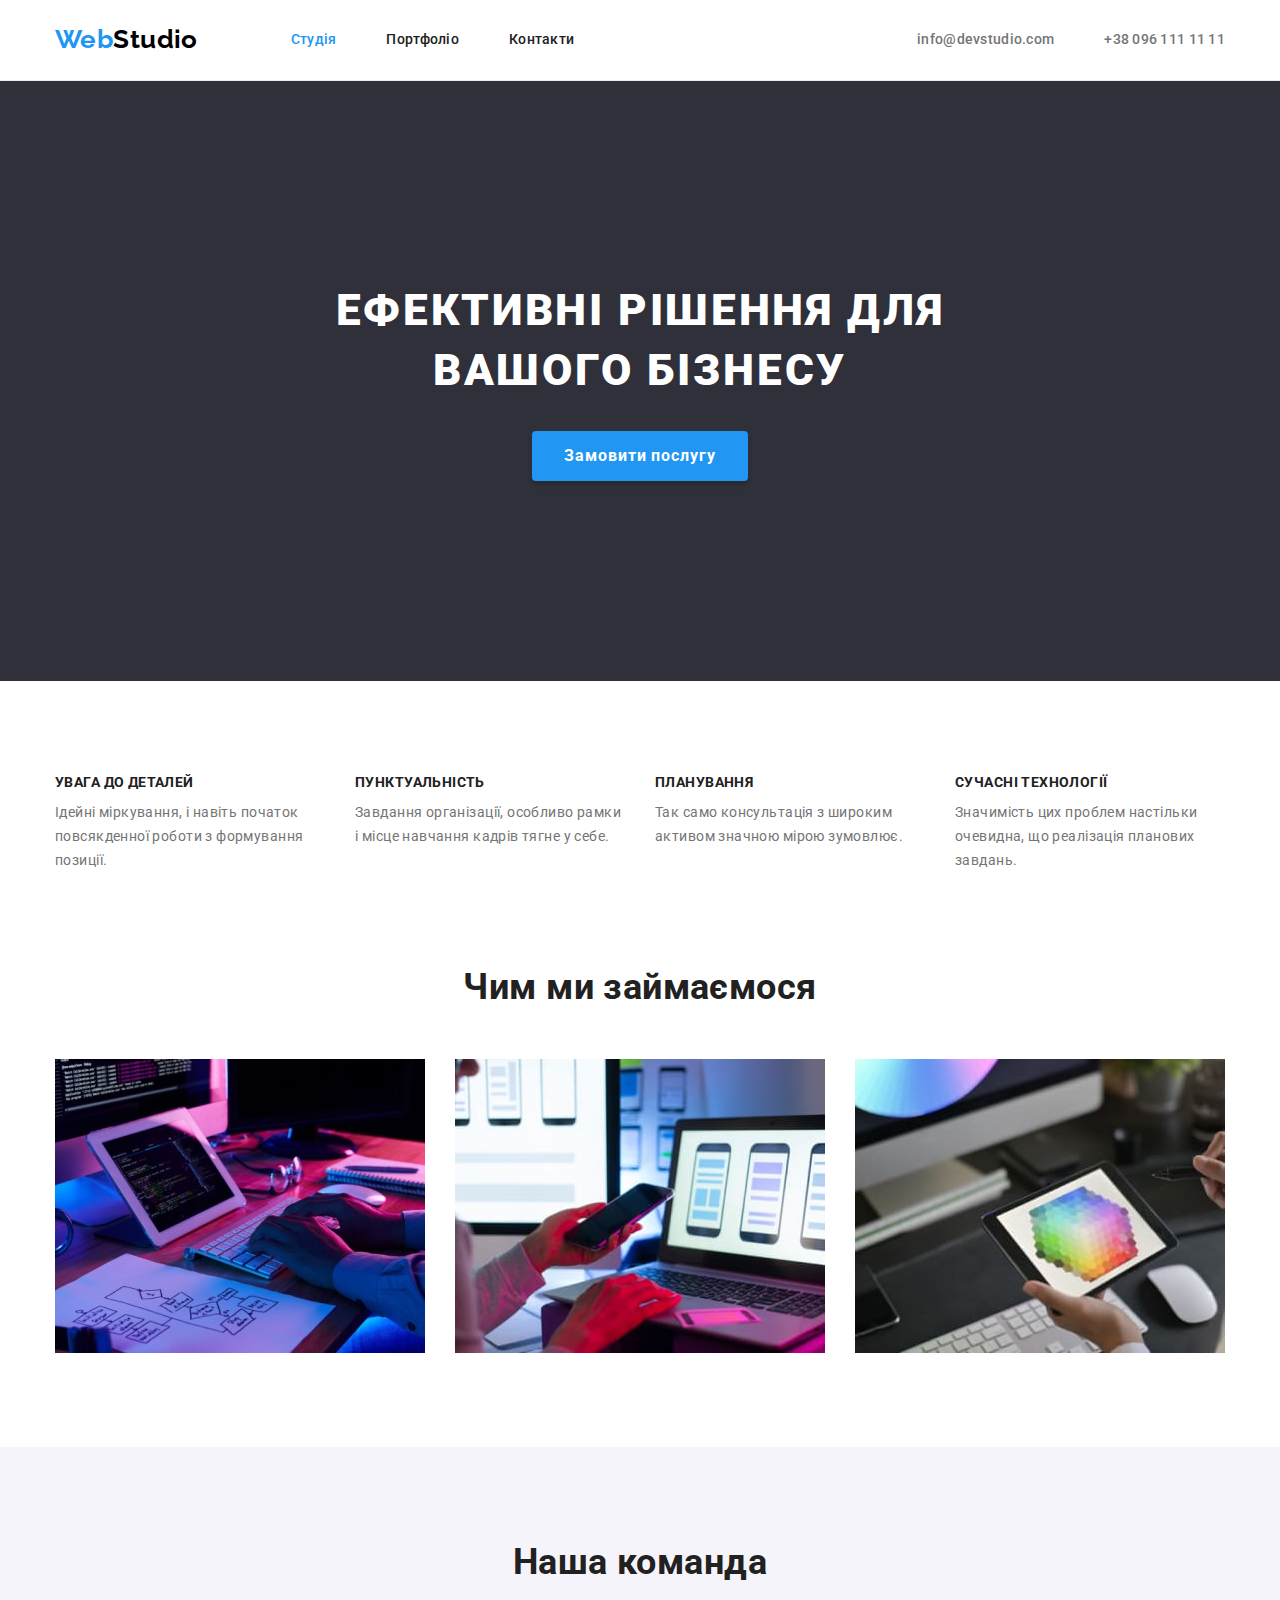
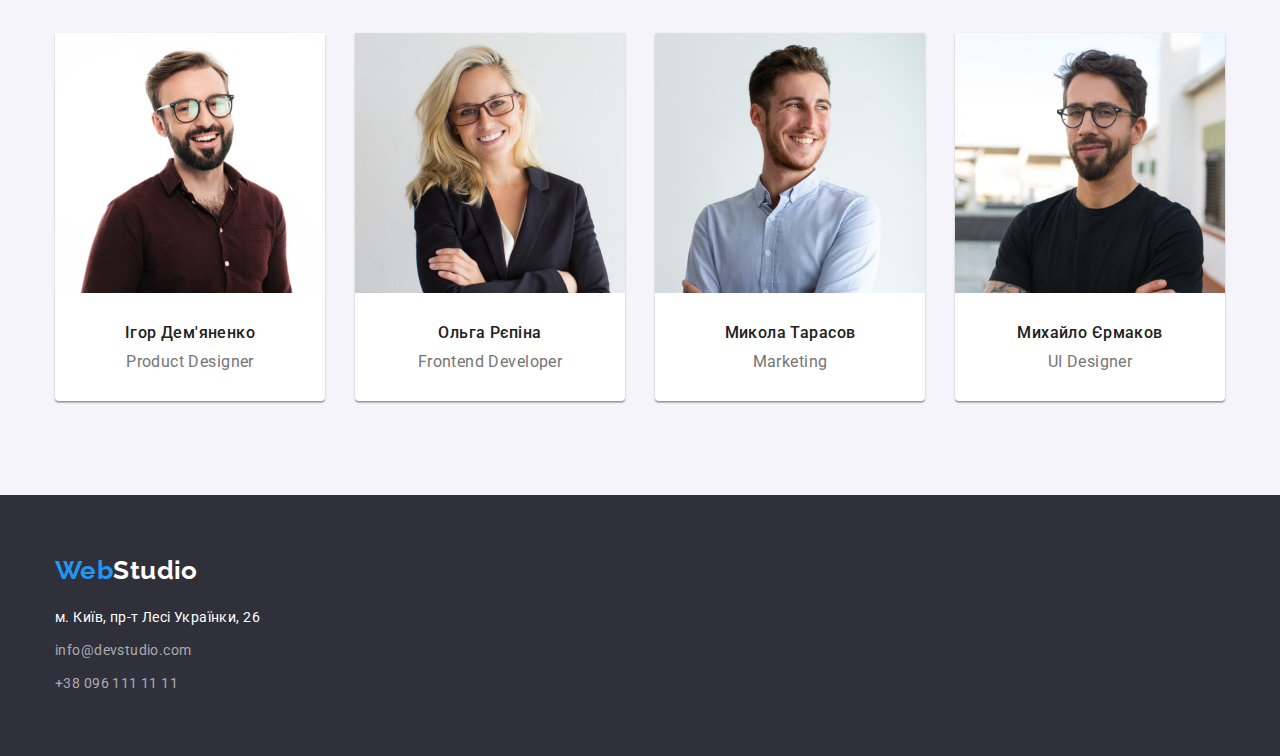
<file: index.html>
<!DOCTYPE html>
<html lang="uk">
  <head>
    <meta charset="UTF-8" />
    <meta http-equiv="X-UA-Compatible" content="IE=edge" />
    <meta name="viewport" content="width=device-width, initial-scale=1.0" />
    <title>WebStudio</title>
    <link rel="preconnect" href="https://fonts.googleapis.com" />
    <link rel="preconnect" href="https://fonts.gstatic.com" crossorigin />
    <link
      href="https://fonts.googleapis.com/css2?family=Raleway:wght@700&family=Roboto:wght@400;500;700;900&display=swap"
      rel="stylesheet"
    />
    <link
      rel="stylesheet"
      href="https://cdnjs.cloudflare.com/ajax/libs/modern-normalize/1.1.0/modern-normalize.min.css"
    />
    <link rel="stylesheet" href="./css/styles.css" />
  </head>
  <body>
    <!--Heder-->
    <header class="header">
      <div class="header-body container">
        <nav class="header-nav">
          <a class="header-logo link" href="./index.html">
            <span class="accent">Web</span>Studio
          </a>
          <ul class="nav-list list">
            <li class="item">
              <a class="nav-link current link" href="./index.html">Студія</a>
            </li>
            <li class="item">
              <a class="nav-link link" href="./portfolio.html">Портфоліо</a>
            </li>
            <li class="item">
              <a class="nav-link link" href="#">Контакти</a>
            </li>
          </ul>
        </nav>
        <ul class="header-contacts list">
          <li class="item">
            <a class="contacts link" href="mailto:@devstudio.com"
              >info@devstudio.com
            </a>
          </li>
          <li class="item">
            <a class="contacts link" href="tel:+380961111111"
              >+38 096 111 11 11
            </a>
          </li>
        </ul>
      </div>
    </header>
    <!--Main content-->
    <main>
      <section class="hero">
        <h1 class="hero-title">Ефективні рішення для вашого бізнесу</h1>
        <button class="button" type="button">Замовити послугу</button>
      </section>
      <section class="benefits-section">
        <div class="container">
          <h2 class="visually-hidden">Переваги</h2>
          <ul class="benefits-list list">
            <li class="item">
              <h3 class="benefits-title">УВАГА ДО ДЕТАЛЕЙ</h3>
              <p class="benefits-desc">
                Ідейні міркування, і навіть початок повсякденної роботи з
                формування позиції.
              </p>
            </li>
            <li class="item">
              <h3 class="benefits-title">ПУНКТУАЛЬНІСТЬ</h3>
              <p class="benefits-desc">
                Завдання організації, особливо рамки і місце навчання кадрів
                тягне у себе.
              </p>
            </li>
            <li class="item">
              <h3 class="benefits-title">ПЛАНУВАННЯ</h3>
              <p class="benefits-desc">
                Так само консультація з широким активом значною мірою зумовлює.
              </p>
            </li>
            <li class="item">
              <h3 class="benefits-title">СУЧАСНІ ТЕХНОЛОГІЇ</h3>
              <p class="benefits-desc">
                Значимість цих проблем настільки очевидна, що реалізація
                планових завдань.
              </p>
            </li>
          </ul>
        </div>
      </section>
      <section class="activity-section">
        <div class="container">
          <h2 class="section-title">Чим ми займаємося</h2>
          <ul class="activity-list list">
            <li class="item">
              <img
                src="./images/web-development.jpg"
                alt="Web-розробник пише код майбутньго сайту"
                width="370"
                height="294"
              />
            </li>
            <li class="item">
              <img
                src="./images/mobile-application.jpg"
                alt="Web-розробник створює мобільний додаток"
                width="370"
                height="294"
              />
            </li>
            <li class="item">
              <img
                src="./images/web-design.jpg"
                alt="Web-дизайнер обираю кольори для макету сайту"
                width="370"
                height="294"
              />
            </li>
          </ul>
        </div>
      </section>
      <section class="team section">
        <div class="container">
          <h2 class="section-title">Наша команда</h2>
          <ul class="team-list list">
            <li class="team-item">
              <img
                src="./images/ihor-demyanenko.jpg"
                alt="Усміхнений молодий чоловік в окулярах з бородою"
                width="270"
                height="260"
              />
              <div class="team-container">
                <h3 class="team-title">Ігор Дем'яненко</h3>
                <p class="team-desc" lang="en">Product Designer</p>
              </div>
            </li>
            <li class="team-item">
              <img
                src="./images/olga-repina.jpg"
                alt="Красива, молода, усміхнена жінка в окулярах, блондинка"
                width="270"
                height="260"
              />
              <div class="team-container">
                <h3 class="team-title">Ольга Рєпіна</h3>
                <p class="team-desc" lang="en">Frontend Developer</p>
              </div>
            </li>
            <li class="team-item">
              <img
                src="./images/mykola-tarasov.jpg"
                alt="Усміхнений молодий чоловік зі стильною зачіскою"
                width="270"
                height="260"
              />
              <div class="team-container">
                <h3 class="team-title">Микола Тарасов</h3>
                <p class="team-desc" lang="en">Marketing</p>
              </div>
            </li>
            <li class="team-item">
              <img
                src="./images/mykhailo-yermakov.jpg"
                alt="Русявий молодий чоловік з бородою в окулярах"
                width="270"
                height="260"
              />
              <div class="team-container">
                <h3 class="team-title">Михайло Єрмаков</h3>
                <p class="team-desc" lang="en">UI Designer</p>
              </div>
            </li>
          </ul>
        </div>
      </section>
    </main>
    <!--Footer-->
    <footer class="footer">
      <div class="container">
        <a class="footer-logo link" href="./index.html">
          <span class="accent">Web</span>Studio
        </a>
        <address class="footer-address">
          <ul class="footer-contacts list">
            <li class="item">
              <a
                class="address link"
                href="https://goo.gl/maps/tie1WCM4w2AjtQoDA"
                target="_blank"
                rel="noopener noreferrer nofollow"
                >м. Київ, пр-т Лесі Українки, 26
              </a>
            </li>
            <li class="item">
              <a class="contacts link" href="mailto:@devstudio.com"
                >info@devstudio.com
              </a>
            </li>
            <li class="item">
              <a class="contacts link" href="tel:+380961111111"
                >+38 096 111 11 11
              </a>
            </li>
          </ul>
        </address>
      </div>
    </footer>
  </body>
</html>
</file>
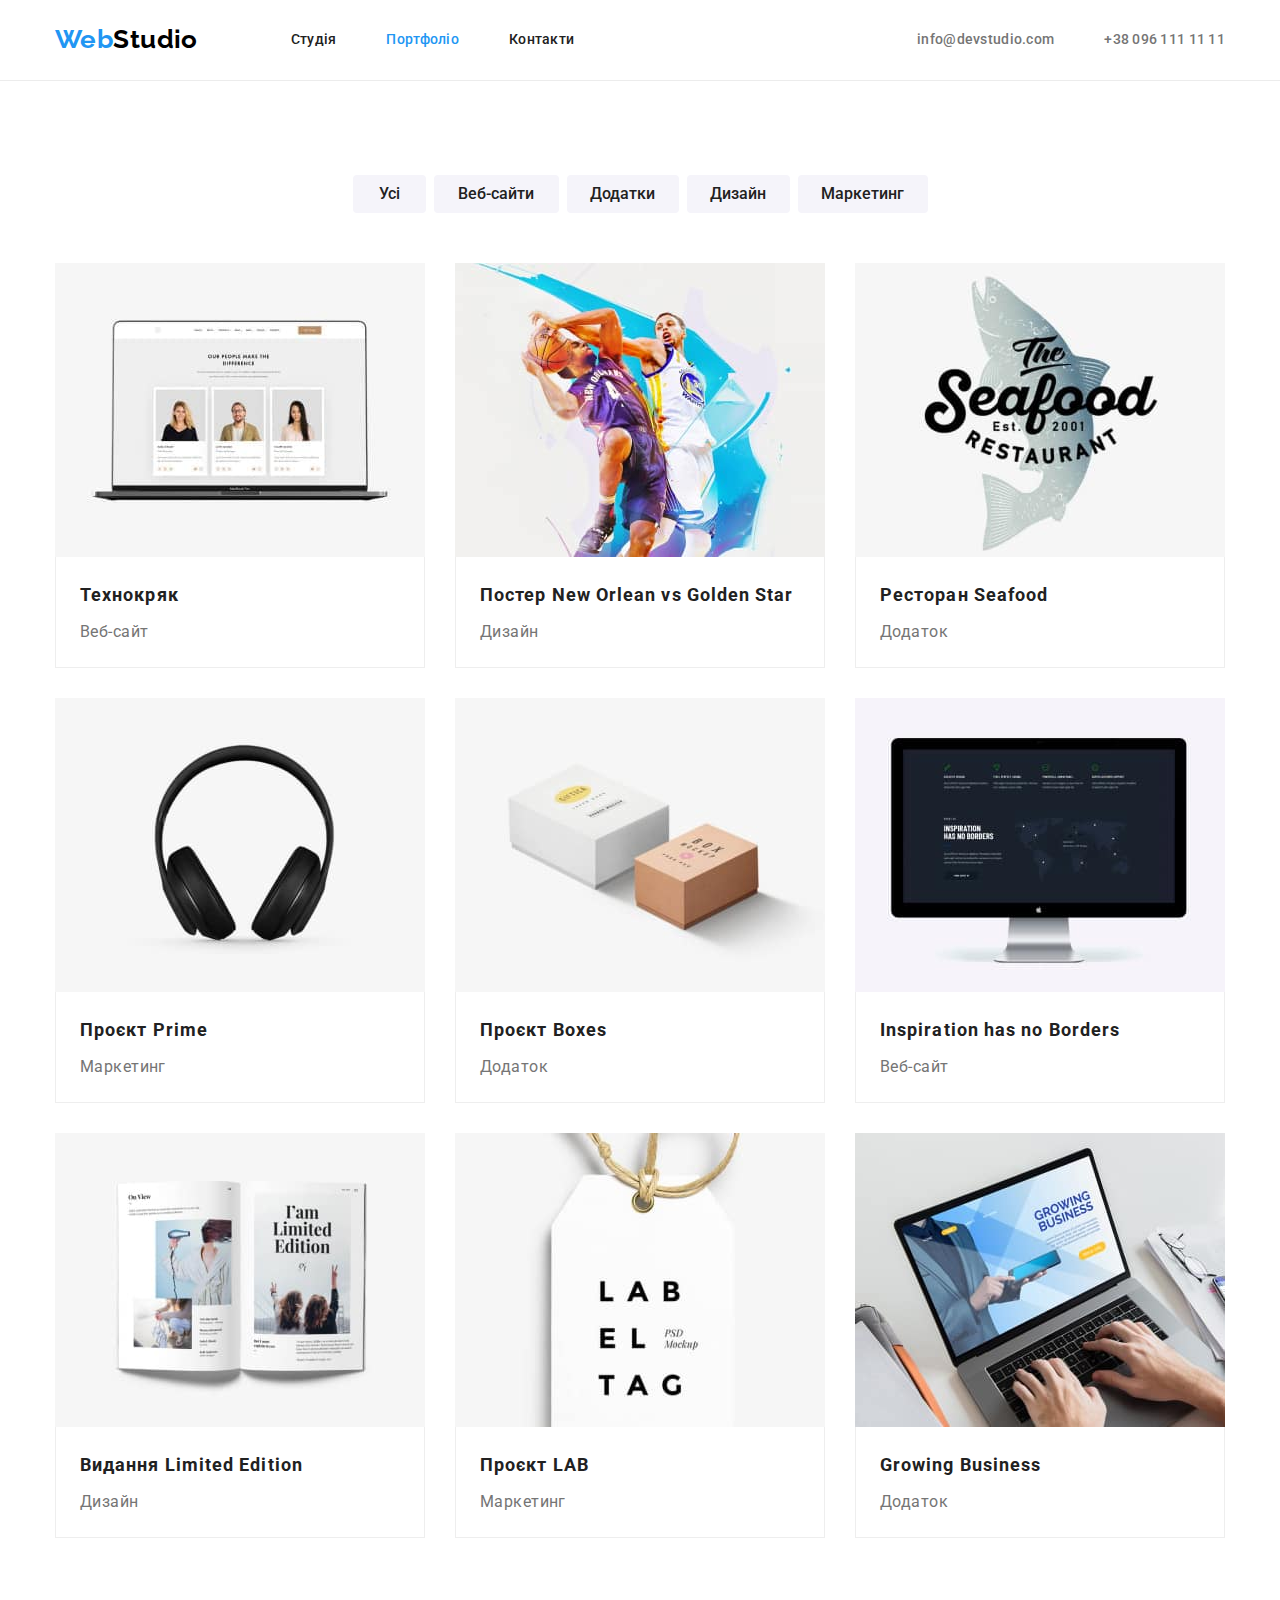
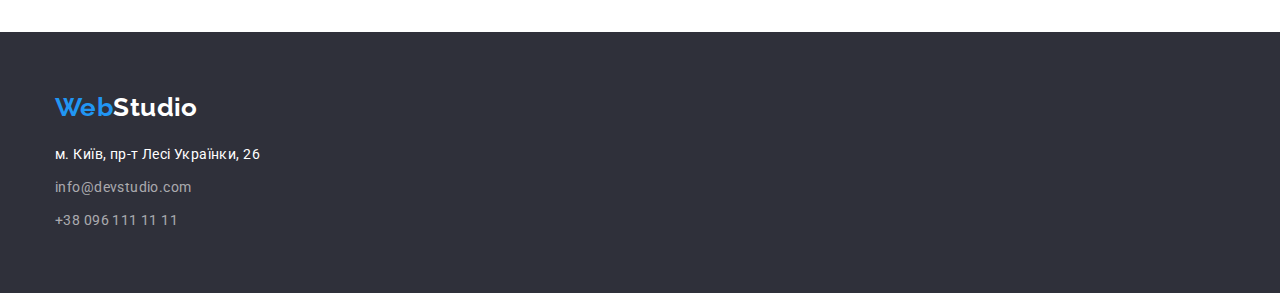
<file: portfolio.html>
<!DOCTYPE html>
<html lang="uk">
  <head>
    <meta charset="UTF-8" />
    <meta http-equiv="X-UA-Compatible" content="IE=edge" />
    <meta name="viewport" content="width=device-width, initial-scale=1.0" />
    <title>Портфоліо</title>
    <link rel="preconnect" href="https://fonts.googleapis.com" />
    <link rel="preconnect" href="https://fonts.gstatic.com" crossorigin />
    <link
      href="https://fonts.googleapis.com/css2?family=Raleway:wght@700&family=Roboto:wght@400;500;700;900&display=swap"
      rel="stylesheet"
    />
    <link
      rel="stylesheet"
      href="https://cdnjs.cloudflare.com/ajax/libs/modern-normalize/1.1.0/modern-normalize.min.css"
    />
    <link rel="stylesheet" href="./css/styles.css" />
  </head>
  <body>
    <!--Heder-->
    <header class="header">
      <div class="header-body container">
        <nav class="header-nav">
          <a class="header-logo link" href="./index.html">
            <span class="accent">Web</span>Studio
          </a>
          <ul class="nav-list list">
            <li class="item">
              <a class="nav-link link" href="./index.html">Студія</a>
            </li>
            <li class="item">
              <a class="nav-link current link" href="./portfolio.html"
                >Портфоліо
              </a>
            </li>
            <li class="item">
              <a class="nav-link link" href="#">Контакти</a>
            </li>
          </ul>
        </nav>
        <ul class="header-contacts list">
          <li class="item">
            <a class="contacts link" href="mailto:@devstudio.com"
              >info@devstudio.com
            </a>
          </li>
          <li class="item">
            <a class="contacts link" href="tel:+380961111111"
              >+38 096 111 11 11
            </a>
          </li>
        </ul>
      </div>
    </header>
    <!--Main content-->
    <main>
      <section class="section">
        <div class="container">
          <h1 class="visually-hidden">Наші проекти</h1>
          <ul class="filter list">
            <li><button class="filter-btn first" type="button">Усі</button></li>
            <li>
              <button class="filter-btn second" type="button">Веб-сайти</button>
            </li>
            <li>
              <button class="filter-btn third" type="button">Додатки</button>
            </li>
            <li>
              <button class="filter-btn fourth" type="button">Дизайн</button>
            </li>
            <li>
              <button class="filter-btn fifth" type="button">Маркетинг</button>
            </li>
          </ul>
          <ul class="projects-list list">
            <li class="projects-item">
              <a
                class="link"
                href="#"
                target="_blank"
                rel="noopener noreferrer nofollow"
              >
                <img
                  src="./images/portfolio-images/portfolio-foto-1.jpg"
                  alt="Ноутбук з відкритим веб-сайтом на екрані"
                  width="370"
                  height="294"
                />
                <div class="project-container">
                  <h2 class="project-title">Технокряк</h2>
                  <p class="project-desc">Веб-сайт</p>
                </div>
              </a>
            </li>
            <li class="projects-item">
              <a
                class="link"
                href="#"
                target="_blank"
                rel="noopener noreferrer nofollow"
              >
                <img
                  src="./images/portfolio-images/portfolio-foto-2.jpg"
                  alt="Постер з баскетболістами, які грають"
                  width="370"
                  height="294"
                />
                <div class="project-container">
                  <h2 class="project-title">
                    Постер <span lang="en">New Orlean vs Golden Star</span>
                  </h2>
                  <p class="project-desc">Дизайн</p>
                </div>
              </a>
            </li>
            <li class="projects-item">
              <a
                class="link"
                href="#"
                target="_blank"
                rel="noopener noreferrer nofollow"
              >
                <img
                  src="./images/portfolio-images/portfolio-foto-3.jpg"
                  alt="Емблема ресторану морепродуктів"
                  width="370"
                  height="294"
                />
                <div class="project-container">
                  <h2 class="project-title">
                    Ресторан <span lang="en">Seafood</span>
                  </h2>
                  <p class="project-desc">Додаток</p>
                </div>
              </a>
            </li>
            <li class="projects-item">
              <a
                class="link"
                href="#"
                target="_blank"
                rel="noopener noreferrer nofollow"
              >
                <img
                  src="./images/portfolio-images/portfolio-foto-4.jpg"
                  alt="Навушники"
                  width="370"
                  height="294"
                />
                <div class="project-container">
                  <h2 class="project-title">
                    Проєкт <span lang="en">Prime</span>
                  </h2>
                  <p class="project-desc">Маркетинг</p>
                </div>
              </a>
            </li>
            <li class="projects-item">
              <a
                class="link"
                href="#"
                target="_blank"
                rel="noopener noreferrer nofollow"
              >
                <img
                  src="./images/portfolio-images/portfolio-foto-5.jpg"
                  alt="Дві картонні коробки"
                  width="370"
                  height="294"
                />
                <div class="project-container">
                  <h2 class="project-title">
                    Проєкт <span lang="en">Boxes</span>
                  </h2>
                  <p class="project-desc">Додаток</p>
                </div>
              </a>
            </li>
            <li class="projects-item">
              <a
                class="link"
                href="#"
                target="_blank"
                rel="noopener noreferrer nofollow"
              >
                <img
                  src="./images/portfolio-images/portfolio-foto-6.jpg"
                  alt="Комп'ютер з відкритим веб-сайтом на екрані"
                  width="370"
                  height="294"
                />
                <div class="project-container">
                  <h2 class="project-title" lang="en">
                    Inspiration has no Borders
                  </h2>
                  <p class="project-desc">Веб-сайт</p>
                </div>
              </a>
            </li>
            <li class="projects-item">
              <a
                class="link"
                href="#"
                target="_blank"
                rel="noopener noreferrer nofollow"
              >
                <img
                  src="./images/portfolio-images/portfolio-foto-7.jpg"
                  alt="Відкритий журнал"
                  width="370"
                  height="294"
                />
                <div class="project-container">
                  <h2 class="project-title">
                    Видання <span lang="en">Limited Edition</span>
                  </h2>
                  <p class="project-desc">Дизайн</p>
                </div>
              </a>
            </li>
            <li class="projects-item">
              <a
                class="link"
                href="#"
                target="_blank"
                rel="noopener noreferrer nofollow"
              >
                <img
                  src="./images/portfolio-images/portfolio-foto-8.jpg"
                  alt="Бірка з назвою поєкту"
                  width="370"
                  height="294"
                />
                <div class="project-container">
                  <h2 class="project-title">Проєкт LAB</h2>
                  <p class="project-desc">Маркетинг</p>
                </div>
              </a>
            </li>
            <li class="projects-item">
              <a
                class="link"
                href="#"
                target="_blank"
                rel="noopener noreferrer nofollow"
              >
                <img
                  src="./images/portfolio-images/portfolio-foto-9.jpg"
                  alt="Людина працює за ноутбуком"
                  width="370"
                  height="294"
                />
                <div class="project-container">
                  <h2 class="project-title" lang="en">Growing Business</h2>
                  <p class="project-desc">Додаток</p>
                </div>
              </a>
            </li>
          </ul>
        </div>
      </section>
    </main>
    <!--Footer-->
    <footer class="footer">
      <div class="container">
        <a class="footer-logo link" href="./index.html">
          <span class="accent">Web</span>Studio
        </a>
        <address class="footer-address">
          <ul class="footer-contacts list">
            <li class="item">
              <a
                class="address link"
                href="https://goo.gl/maps/tie1WCM4w2AjtQoDA"
                target="_blank"
                rel="noopener noreferrer nofollow"
                >м. Київ, пр-т Лесі Українки, 26
              </a>
            </li>
            <li class="item">
              <a class="contacts link" href="mailto:@devstudio.com"
                >info@devstudio.com
              </a>
            </li>
            <li class="item">
              <a class="contacts link" href="tel:+380961111111"
                >+38 096 111 11 11
              </a>
            </li>
          </ul>
        </address>
      </div>
    </footer>
  </body>
</html>
</file>
<file: css/styles.css>
:root {
  --main-background-color: #ffffff;
  --section-background-color: #2f303a;
  --list-background-color: #f5f4fa;

  --title-color: #212121;
  --desc-color: #757575;
  --white-color: #ffffff;
  --secondary-white-color: rgba(255, 255, 255, 0.6);
  --accent-color: #2196f3;
  --activ-btn-color: #188ce8;
  --dark-logo-color: #000000;
  --border-project-color: #eeeeee;
  --border-header-color: #ececec;

  --shadow-img: 0px 1px 3px rgba(0, 0, 0, 0.12), 0px 1px 1px rgba(0, 0, 0, 0.14),
    0px 2px 1px rgba(0, 0, 0, 0.2);
  --shadow-btn: rgba(0, 0, 0, 0.15);
  --shadow-filter-btn: 0px 3px 1px rgba(0, 0, 0, 0.1),
    0px 1px 2px rgba(0, 0, 0, 0.08), 0px 2px 2px rgba(0, 0, 0, 0.12);
}

body {
  background-color: var(--main-background-color);
  color: var(--title-color);
  font-family: "Roboto", sans-serif;
  font-size: 14px;
  letter-spacing: 0.03em;
}

.link {
  text-decoration: none;
}

.list {
  list-style: none;
  margin: 0;
  padding-left: 0;
}

.container {
  width: 1200px;
  margin: 0 auto;
  padding-left: 15px;
  padding-right: 15px;
}

img {
  display: block;
  max-width: 100%;
}

h2,
p {
  margin: 0;
}
/* CSS for index.html */

/* Header section*/

.header {
  border-bottom: 1px solid var(--border-header-color);
}

.header-body {
  display: flex;
  align-items: center;
}

.header-nav {
  display: flex;
  align-items: center;
}

.nav-list {
  display: flex;
  margin-left: 93px;
}

.nav-list .item:not(:last-child) {
  margin-right: 50px;
}

.header-logo,
.footer-logo {
  color: var(--dark-logo-color);
  font-family: "Raleway", sans-serif;
  font-weight: 700;
  font-size: 26px;
  line-height: 1.2;
}

.header-logo .accent,
.footer-logo .accent {
  color: var(--accent-color);
}

.nav-link {
  display: block;
  padding-top: 32px;
  padding-bottom: 32px;

  color: var(--title-color);
  font-weight: 500;
  line-height: 1.14;
  letter-spacing: 0.02em;
}

.nav-link:hover,
.nav-link:focus {
  color: var(--accent-color);
}

.nav-link.current {
  color: var(--accent-color);
}

.header-contacts {
  display: flex;
  margin-left: auto;
  gap: 50px;
}

.header-contacts .contacts {
  display: block;
  padding-top: 32px;
  padding-bottom: 32px;

  color: var(--desc-color);
  font-weight: 500;
  line-height: 1.14;
  letter-spacing: 0.02em;
}

a.contacts:hover,
a.contacts:focus {
  color: var(--accent-color);
}

/* Hero section */

.hero {
  padding: 200px 0;

  background-color: var(--section-background-color);
  text-align: center;
}

.hero-title {
  max-width: 696px;
  margin-top: 0;
  margin-right: auto;
  margin-bottom: 30px;
  margin-left: auto;

  color: var(--white-color);
  font-weight: 900;
  font-size: 44px;
  line-height: 1.36;
  letter-spacing: 0.06em;
  text-transform: uppercase;
}

.button {
  display: inline-block;
  border-width: 0;
  border-radius: 4px;
  border-style: none;
  padding: 10px 32px;
  box-shadow: 0px 4px 4px var(--shadow-btn);

  background-color: var(--accent-color);
  color: var(--white-color);
  font-family: inherit;
  font-weight: 700;
  font-size: 16px;
  line-height: 1.88;
  letter-spacing: 0.06em;
  cursor: pointer;
}

.button:hover,
.button:focus {
  background-color: var(--activ-btn-color);
  color: var(--white-color);
}

/* Benefits section */

.benefits-section {
  padding: 94px 0 47px 0;
}

.visually-hidden {
  position: absolute;
  white-space: nowrap;
  width: 1px;
  height: 1px;
  overflow: hidden;
  padding: 0;
  border: 0;
  clip: rect(0 0 0 0);
  clip-path: inset(50%);
  margin: -1px;
}

.benefits-list {
  display: flex;
  flex-wrap: wrap;
  gap: 30px;
}

.benefits-list > .item {
  flex-basis: calc((100% - 90px) / 4);
}

.benefits-title {
  margin-top: 0;
  margin-bottom: 10px;

  font-weight: 700;
  font-size: 14px;
  line-height: 1.14;
  text-transform: uppercase;
}

.benefits-desc {
  color: var(--desc-color);
  line-height: 1.71;
}

/* Activity section */

.activity-section {
  padding: 47px 0 94px 0;
}

.section-title {
  margin-top: 0;
  margin-bottom: 50px;

  font-weight: 700;
  font-size: 36px;
  line-height: 1.17;
  text-align: center;
}

.activity-list {
  display: flex;
  gap: 30px;
}

.activity-list > .item {
  flex-basis: calc((100% - 60px) / 3);
}

/* Team section */

.section {
  padding: 94px 0;
}

.team {
  background-color: var(--list-background-color);
}

.team-list {
  display: flex;
  text-align: center;
  gap: 30px;
}

.team-list > .team-item {
  flex-basis: calc((100% - 90px) / 4);
}

.team-item {
  background-color: var(--main-background-color);
  box-shadow: var(--shadow-img);
  border-radius: 0px 0px 4px 4px;
}

.team-container {
  padding-top: 30px;
  padding-bottom: 30px;
}

.team-title {
  margin-top: 0;
  margin-bottom: 10px;

  font-weight: 500;
  font-size: 16px;
  line-height: 1.19;
}

.team-desc {
  color: var(--desc-color);
  font-size: 16px;
  line-height: 1.19;
}

/* Footer section */

.footer {
  padding-top: 60px;
  padding-bottom: 60px;

  background-color: var(--section-background-color);
  line-height: 1.71;
}

.footer-logo {
  display: block;
  margin-bottom: 20px;
}

.footer .footer-logo,
.footer .address {
  color: var(--white-color);
}

address {
  font-style: normal;
}

.footer-address .item > .address,
.footer-address .item > .contacts {
  display: block;
}

.footer-contacts .item > .contacts {
  margin-top: 9px;
}

.footer-contacts .contacts {
  color: var(--secondary-white-color);
}

/* SCC for portfolio.html */

/* Our projects section */

.filter {
  display: flex;
  justify-content: center;
  margin-bottom: 50px;
  gap: 8px;
}

.filter-btn {
  display: inline-block;
  border-width: 0;
  border-radius: 4px;
  border-style: none;
  padding: 6px 22px;

  background-color: var(--list-background-color);
  color: var(--title-color);
  font-family: inherit;
  font-weight: 500;
  font-size: 16px;
  line-height: 1.63;
  cursor: pointer;
}

.filter .first {
  min-width: 73px;
  padding: 6px 25px;
}

.filter .second {
  min-width: 125px;
}

.filter .third {
  min-width: 112px;
}

.filter .fourth {
  min-width: 103px;
}

.filter .fifth {
  min-width: 130px;
}

.filter-btn:hover,
.filter-btn:focus {
  background-color: var(--accent-color);
  color: var(--white-color);
  box-shadow: var(--shadow-filter-btn);
}

.projects-list {
  display: flex;
  flex-wrap: wrap;
  gap: 30px;
  /* margin-left: -30px;
  margin-top: -30px; */
}

/* .projects-list > .projects-item {
  flex-basis: calc(100% / 3 - 30px);
  margin-left: 30px;
  margin-top: 30px;
} */

.project-title {
  margin-bottom: 4px;

  color: var(--title-color);
  font-size: 18px;
  line-height: 2;
  letter-spacing: 0.06em;
}

.project-desc {
  color: var(--desc-color);
  font-size: 16px;
  line-height: 1.88;
}

.project-container {
  padding: 20px 24px;
  border-right: 1px solid var(--border-project-color);
  border-bottom: 1px solid var(--border-project-color);
  border-left: 1px solid var(--border-project-color);
}
</file>
